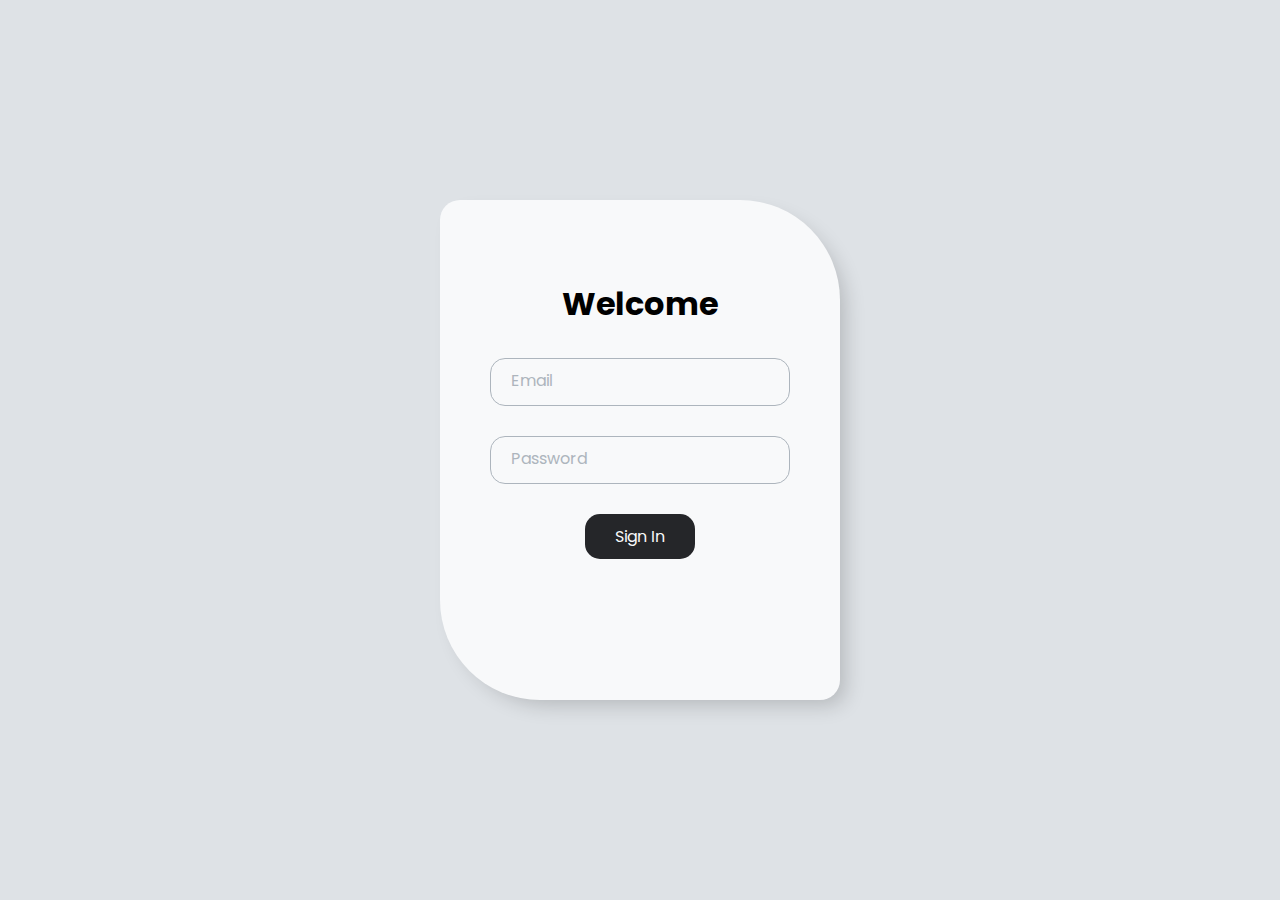
<file: Minimalist Login/index.html>
<!DOCTYPE html>
<html lang="en">
  <head>
    <meta charset="UTF-8" />
    <meta http-equiv="X-UA-Compatible" content="IE=edge" />
    <meta name="viewport" content="width=device-width, initial-scale=1.0" />
    <title>Minimalist Login</title>
    <!--Fonts-->
    <link rel="preconnect" href="https://fonts.googleapis.com" />
    <link rel="preconnect" href="https://fonts.gstatic.com" crossorigin />
    <link
      href="https://fonts.googleapis.com/css2?family=Poppins&display=swap"
      rel="stylesheet"
    />
    <!--CSS-->
    <link rel="stylesheet" href="css/styles.css">

  </head>
  <body>

    <div id="login">
        <div id="formLogin">

            <h1>Welcome</h1>

            <div class="inputContainer">
                <input type="text" class="inputLogin" placeholder=" ">
                <label class="labelLogin">Email</label>
            </div>

            <div class="inputContainer">
                <input type="password" class="inputLogin" placeholder=" ">
                <label class="labelLogin">Password</label>
            </div>

            <input type="submit" class="submitButton" value="Sign In">

        </div>
    </div>
  </body>
</html>
</file>
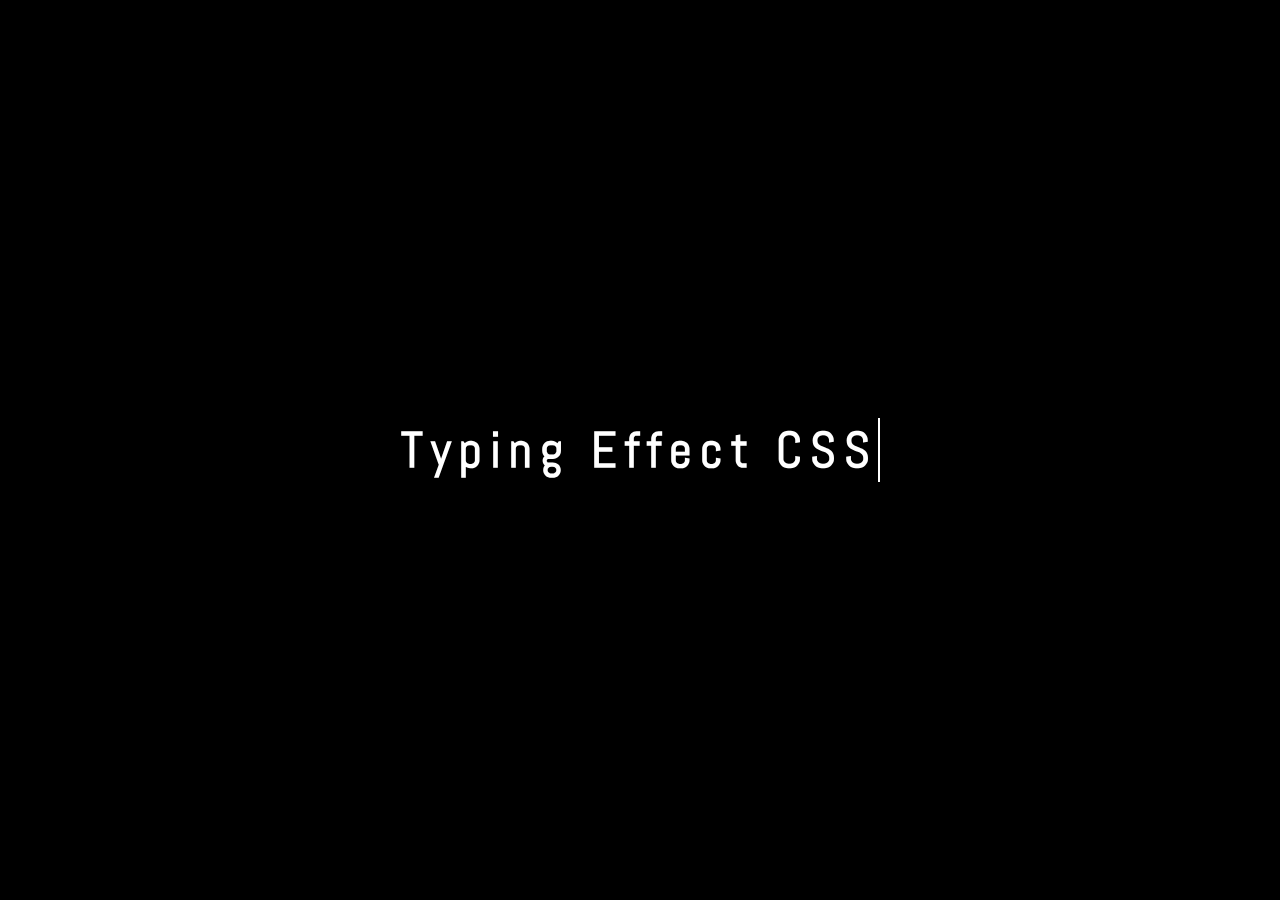
<file: Typing Effect CSS/index.html>
<!DOCTYPE html>
<html lang="en">

<head>
    <meta charset="UTF-8">
    <meta http-equiv="X-UA-Compatible" content="IE=edge">
    <meta name="viewport" content="width=device-width, initial-scale=1.0">
    <title>Typing Effect CSS</title>
    <!--Fonts-->
    <link rel="preconnect" href="https://fonts.googleapis.com">
    <link rel="preconnect" href="https://fonts.gstatic.com" crossorigin>
    <link href="https://fonts.googleapis.com/css2?family=Abel&display=swap" rel="stylesheet">
    <!--CSS-->
    <link rel="stylesheet" href="css/styles.css">
</head>

<body>
    <div class="content">
        <h1>Typing Effect CSS</h1>
    </div>
</body>

</html>
</file>
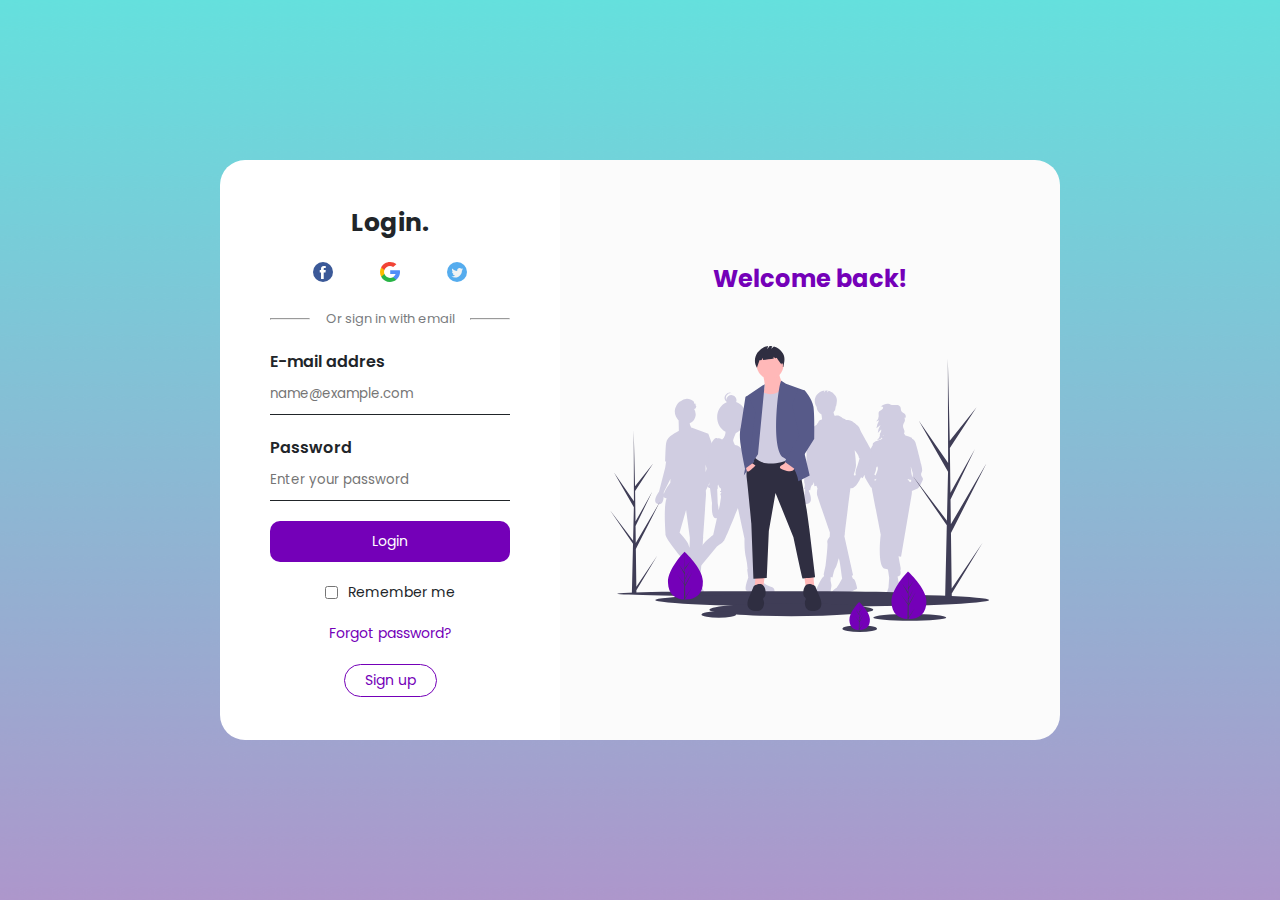
<file: UI Login Form/index.html>
<!DOCTYPE html>
<html lang="en">
<head>
    <meta charset="UTF-8">
    <meta name="viewport" content="width=device-width, initial-scale=1.0">
    <title>Login</title>
    <link rel="preconnect" href="https://fonts.gstatic.com">
    <link href="https://fonts.googleapis.com/css2?family=Poppins:ital,wght@0,500;0,600;1,400&display=swap" rel="stylesheet">
    <link rel="stylesheet" href="css/styles.css">
</head>
<body>
    <div class="container">
        <div class="login">
            <form action="">
                <h2>Login.</h2>
                <div class="icons">
                <a href="#"><img src="img/facebook.svg" alt=""></a>
                <a href="#"><img src="img/search.svg" alt=""></a>
                <a href="#"><img src="img/twitter.svg" alt=""></a>
                </div>

                <div class="hr">
                    <hr>
                    <p class="p-center">Or sign in with email</p>
                    <hr>
                </div>
                

                <div class="email">
                    <p>E-mail addres</p>
                    <input type="email" placeholder="name@example.com">
                </div>

                <div class="password">
                    <p>Password</p>
                    <input type="password" placeholder="Enter your password">
                </div>

                <input type="submit" value="Login">

                <div class="remember-me">
                    <input type="checkbox">
                    <p>Remember me</p>
                </div>

                <a href="#" class="f-pass">Forgot password?</a>
                <button>Sign up</button>
            </form>
            
        </div>
        <div class="welcome">
            <div class="welcome-container">
                <h2>Welcome back!</h2>
                <img src="img/man.svg" alt="">
            </div>

        </div>
    </div>
</body>
</html>
</file>
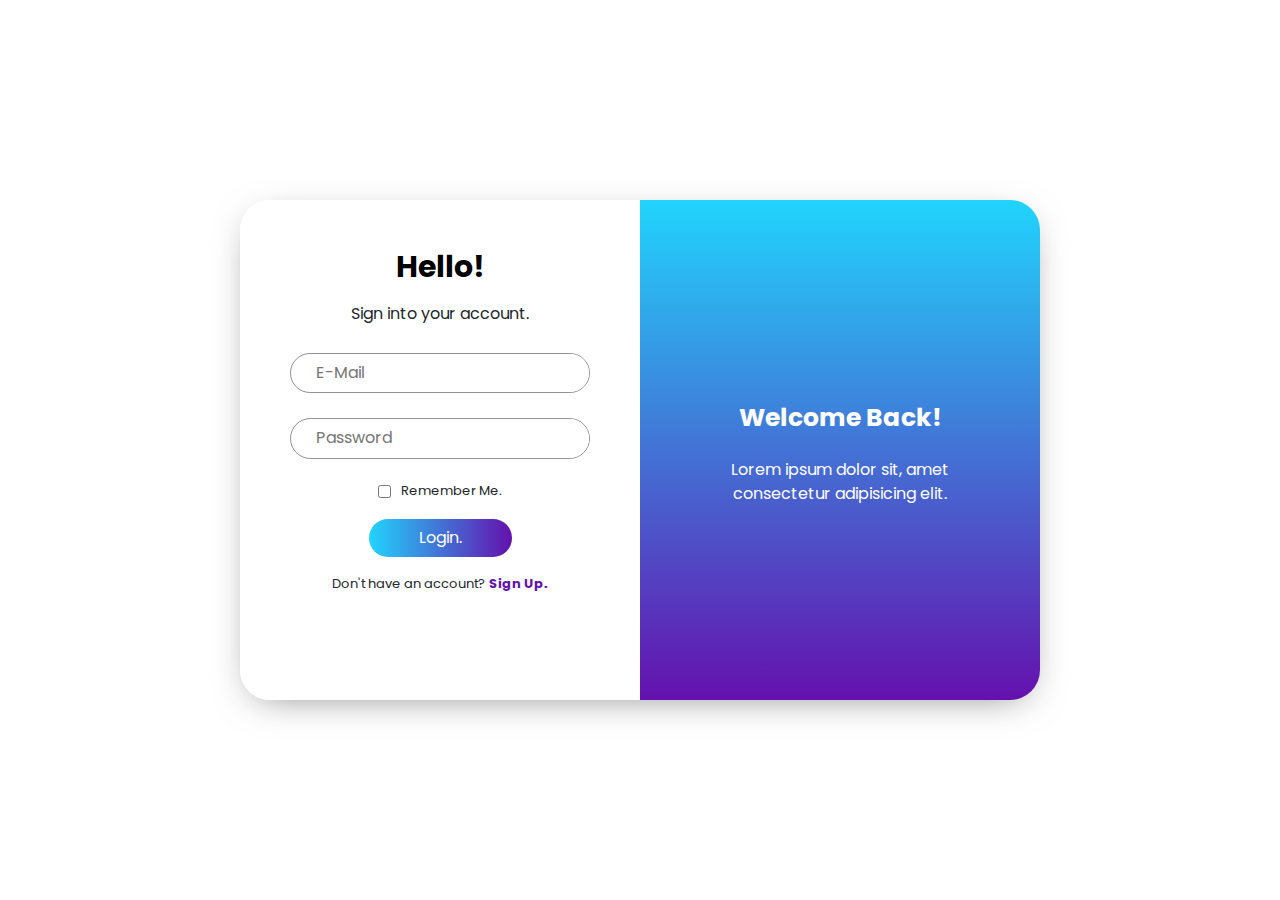
<file: UI Login & Register Forms/login.html>
<!DOCTYPE html>
<html lang="en">
<head>
    <meta charset="UTF-8">
    <meta http-equiv="X-UA-Compatible" content="IE=edge">
    <meta name="viewport" content="width=device-width, initial-scale=1.0">
    <title>Login</title>

    <!--Fonts-->
    <link rel="preconnect" href="https://fonts.googleapis.com">
    <link rel="preconnect" href="https://fonts.gstatic.com" crossorigin>
    <link href="https://fonts.googleapis.com/css2?family=Poppins&display=swap" rel="stylesheet">

    <!--Font Awesome-->
    <link rel="stylesheet" href="https://use.fontawesome.com/releases/v5.15.4/css/all.css" integrity="sha384-DyZ88mC6Up2uqS4h/KRgHuoeGwBcD4Ng9SiP4dIRy0EXTlnuz47vAwmeGwVChigm" crossorigin="anonymous">

    <!--CSS-->
    <link rel="stylesheet" href="css/normalize.css">
    <link rel="stylesheet" href="css/styles.css">
</head>
<body>
    <div class="form-container">
        <form class="form">
            <h1>Hello!</h1>
            <p>Sign into your account.</p>

            <div class="input-container">
                <i class="fas fa-envelope"></i>
                <input type="email" placeholder="E-Mail">
            </div>

            <div class="input-container">
                <i class="fas fa-lock"></i>
                <input type="password" placeholder="Password">
            </div>

            <div class="remember-me">
                <input type="checkbox">
                <p>Remember Me.</p>
            </div>

            <input type="submit" value="Login.">

            <div class="go-to-register">
                <p>Don't have an account? <a href="register.html">Sign Up.</a> </p>
            </div>

        </form>

        <div class="hero">
            <div class="hero-text">
                <h2>Welcome Back!</h2>
                <p>Lorem ipsum dolor sit, amet consectetur adipisicing elit.</p>
            </div>
        </div>

    </div>
</body>
</html>
</file>
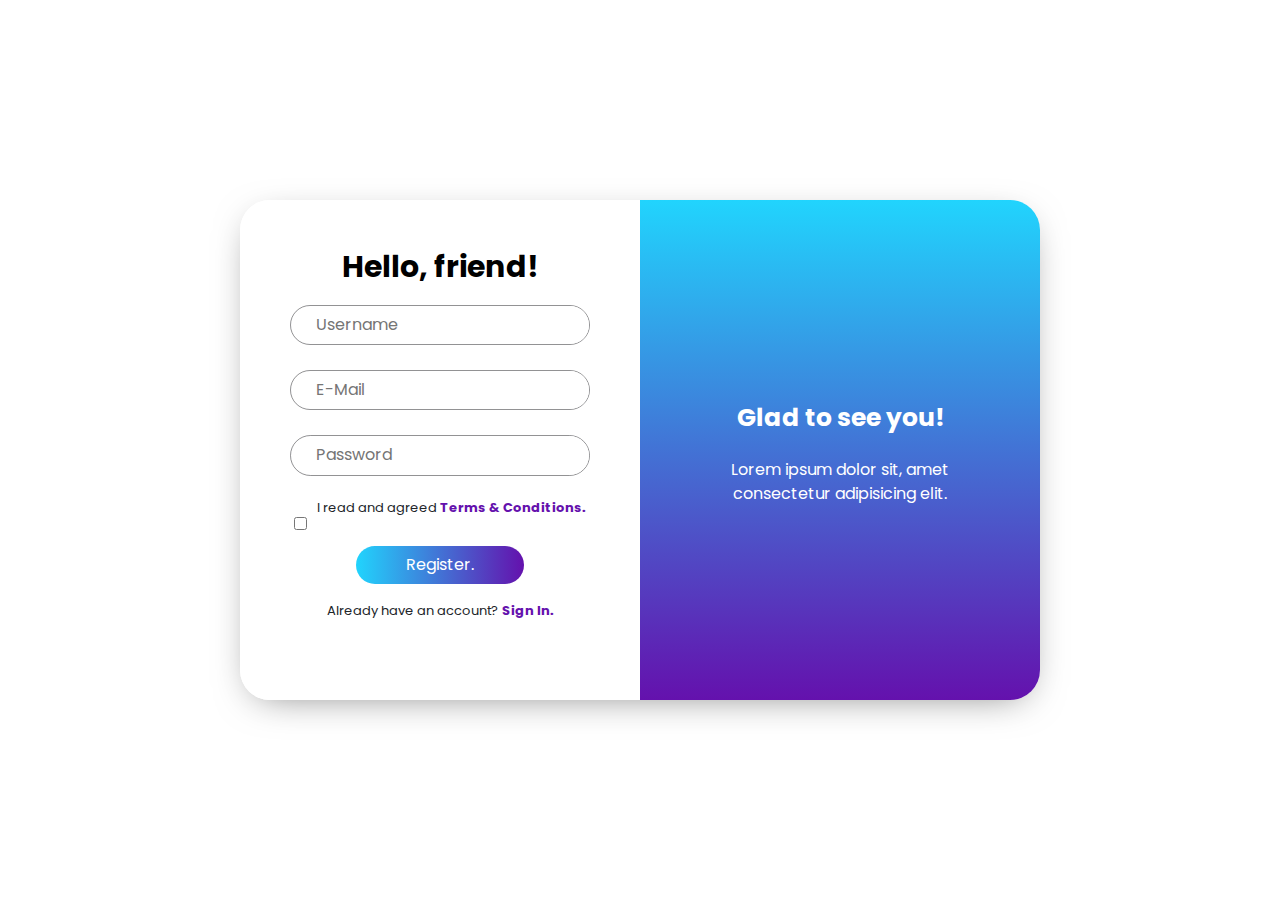
<file: UI Login & Register Forms/register.html>
<!DOCTYPE html>
<html lang="en">
<head>
    <meta charset="UTF-8">
    <meta http-equiv="X-UA-Compatible" content="IE=edge">
    <meta name="viewport" content="width=device-width, initial-scale=1.0">
    <title>Register</title>

    <!--Fonts-->
    <link rel="preconnect" href="https://fonts.googleapis.com">
    <link rel="preconnect" href="https://fonts.gstatic.com" crossorigin>
    <link href="https://fonts.googleapis.com/css2?family=Poppins&display=swap" rel="stylesheet">

    <!--Font Awesome-->
    <link rel="stylesheet" href="https://use.fontawesome.com/releases/v5.15.4/css/all.css" integrity="sha384-DyZ88mC6Up2uqS4h/KRgHuoeGwBcD4Ng9SiP4dIRy0EXTlnuz47vAwmeGwVChigm" crossorigin="anonymous">

    <!--CSS-->
    <link rel="stylesheet" href="css/normalize.css">
    <link rel="stylesheet" href="css/styles.css">
</head>
<body>
    <div class="form-container">
        <form class="form">
            <h1>Hello, friend!</h1>

            <div class="input-container">
                <i class="fas fa-user"></i>
                <input type="text" placeholder="Username">
            </div>

            <div class="input-container">
                <i class="fas fa-envelope"></i>
                <input type="email" placeholder="E-Mail">
            </div>

            <div class="input-container">
                <i class="fas fa-lock"></i>
                <input type="password" placeholder="Password">
            </div>

            <div class="terms">
                <input type="checkbox">
                <p>I read and agreed <a href="#">Terms & Conditions.</a> </p>
            </div>

            <input type="submit" value="Register.">

            <div class="go-to-login">
                <p>Already have an account? <a href="login.html">Sign In.</a> </p>
            </div>

        </form>

        <div class="hero">
            <div class="hero-text">
                <h2>Glad to see you!</h2>
                <p>Lorem ipsum dolor sit, amet consectetur adipisicing elit.</p>
            </div>
        </div>

    </div>
</body>
</html>
</file>
<file: Minimalist Login/css/styles.css>
*{
    margin: 0;
    padding: 0;
    -webkit-box-sizing: border-box;
    -moz-box-sizing: border-box;
    font-family: 'Poppins', sans-serif;
    user-select: none;
}

body{
    width: 100%;
    height: 100vh;
    background-color: #dee2e6;
}

#login{
    width: 100%;
    height: 100%;
    display: flex;
    align-items: center;
}

#login #formLogin{
    margin: auto;
    width: 400px;
    height: 500px;
    background-color: #f8f9fa;
    border-radius: 20px 100px;
    padding: 80px 50px;
    box-shadow: 10px 10px 21px -6px rgba(0,0,0, 0.2);
}

#login #formLogin h1{
    margin-bottom: 30px;
    text-align: center;
}

#login #formLogin .inputContainer{
    position: relative;
    height: 48px;
    margin-bottom: 30px;
}

#login #formLogin .inputContainer .inputLogin{
    position: absolute;
    top: 0;
    left: 0;
    width: 100%;
    height: 100%;
    font-size: 16px;
    border: 1px solid #adb5bd;
    border-radius: 15px;
    outline: none;
    background: none;
    padding: 16px;
    z-index: 1;
}

#login #formLogin .inputContainer .labelLogin{
    position: absolute;
    left: 16px;
    top: 10px;
    background-color: #f8f9fa;
    padding: 0px 5px;
    color: #adb5bd;
    font-size: 16px;
    transition: 0.3s;
}

#login #formLogin .submitButton{
    display: block;
    margin: auto;
    padding: 10px 30px;
    outline: none;
    border: none;
    background-color: #252629;
    color: #f8f9fa;
    font-size: 16px;
    border-radius: 15px;
    cursor: pointer;
    transition: 0.3s;
}

#login #formLogin .submitButton:hover{
    border-radius: 5px 15px;
}

#login #formLogin .inputLogin:focus + .labelLogin{
    top: -10px;
    font-size: 13px;
    font-weight: bold;
    color: #252629;
    z-index: 2;
}

#login #formLogin .inputLogin:not(:placeholder-shown).inputLogin:not(:focus)+.labelLogin{
    top: -10px;
    font-size: 13px;
    z-index: 2;
}

#login #formLogin .inputLogin:focus{
    border: 1px solid #252629;
}
</file>
<file: Typing Effect CSS/css/styles.css>
*{
    margin: 0;
    padding: 0;
    box-sizing: border-box;
    -webkit-box-sizing: border-box;
    -moz-box-sizing: border-box;
    font-family: 'Abel', sans-serif;
    user-select: none;
}

body{
    height: 100vh;
    display: flex;
    justify-content: center;
    align-items: center;
    background-color: #000;
}

h1{
    font-size: 50px;
    color: #fff;
    letter-spacing: 8px;
    border-right: 2px solid #fff;
    overflow: hidden;
    white-space: nowrap;
    /*Animations*/
    animation: typing 4s steps(30,end), blink step-end 0.5s infinite;
}


/*Typing Animation*/
@keyframes typing{
    from{
        width: 0%;
    }
    to{
        width: 100%;
    }
}

/*Cursor Animation*/
@keyframes blink{
    from,to{
        border-color: transparent;
    }
    50%{
        border-color: #fff;
    }
}
</file>
<file: UI Login Form/css/styles.css>
* {
  -moz-box-sizing: border-box;
  -webkit-box-sizing: border-box;
  -box-sizing: border-box;
  margin: 0;
  padding: 0;
  font-family: 'Poppins', sans-serif;
  color: #212529;
  -webkit-user-select: none;
     -moz-user-select: none;
      -ms-user-select: none;
          user-select: none;
}

body {
  width: 100%;
  height: 100vh;
  background: url(../img/background.png);
  background-size: cover;
  background-position: center;
  background-repeat: no-repeat;
  display: -webkit-box;
  display: -ms-flexbox;
  display: flex;
  -webkit-box-align: center;
      -ms-flex-align: center;
          align-items: center;
}

body .container {
  height: 580px;
  display: -webkit-box;
  display: -ms-flexbox;
  display: flex;
  margin: auto;
}

body .container .login {
  width: 340px;
  height: 100%;
  background-color: #fff;
  border-top-left-radius: 25px;
  border-bottom-left-radius: 25px;
  padding: 0 50px 0 50px;
  display: -webkit-box;
  display: -ms-flexbox;
  display: flex;
  -webkit-box-align: center;
      -ms-flex-align: center;
          align-items: center;
}

body .container .login form h2 {
  font-size: 25px;
  text-align: center;
  margin-bottom: 20px;
}

body .container .login form .icons {
  display: -webkit-box;
  display: -ms-flexbox;
  display: flex;
  -ms-flex-pack: distribute;
      justify-content: space-around;
  padding: 0 20px 0 20px;
}

body .container .login form .icons img {
  width: 20px;
  margin-bottom: 20px;
}

body .container .login form .hr {
  display: -webkit-box;
  display: -ms-flexbox;
  display: flex;
  -webkit-box-pack: justify;
      -ms-flex-pack: justify;
          justify-content: space-between;
  -webkit-box-align: center;
      -ms-flex-align: center;
          align-items: center;
  margin-bottom: 20px;
}

body .container .login form .hr hr {
  width: 40px;
  height: 2px;
}

body .container .login form .hr .p-center {
  text-align: center;
  font-size: 13px;
  opacity: .6;
}

body .container .login form .email {
  margin-bottom: 20px;
}

body .container .login form .email p {
  font-weight: 600;
}

body .container .login form .email input[type="email"] {
  border: none;
  border-bottom: solid 1px #212529;
  width: 100%;
  padding: 10px 0 10px 0;
}

body .container .login form .email input[type="email"]:focus {
  outline: none;
}

body .container .login form .password {
  margin-bottom: 20px;
}

body .container .login form .password p {
  font-weight: 600;
}

body .container .login form .password input[type="password"] {
  border: none;
  border-bottom: solid 1px #212529;
  width: 100%;
  padding: 10px 0 10px 0;
}

body .container .login form .password input[type="password"]:focus {
  outline: none;
}

body .container .login form input[type="submit"] {
  display: block;
  background-color: #7400B8;
  color: #fff;
  font-size: 14px;
  border: none;
  width: 240px;
  margin: auto;
  padding: 10px 0 10px 0;
  border-radius: 10px;
  margin-bottom: 20px;
}

body .container .login form .remember-me {
  display: -webkit-box;
  display: -ms-flexbox;
  display: flex;
  -webkit-box-align: center;
      -ms-flex-align: center;
          align-items: center;
  -webkit-box-pack: center;
      -ms-flex-pack: center;
          justify-content: center;
  font-size: 14px;
  margin-bottom: 20px;
}

body .container .login form .remember-me input[type="checkbox"] {
  margin-right: 10px;
}

body .container .login form .f-pass {
  text-decoration: none;
  font-size: 14px;
  display: block;
  margin-bottom: 20px;
  text-align: center;
  color: #7400B8;
}

body .container .login form button {
  display: block;
  background-color: #fff;
  border: none;
  border: solid 1px #7400B8;
  color: #7400B8;
  font-size: 14px;
  padding: 5px 20px 5px 20px;
  border-radius: 20px;
  margin: auto;
  cursor: pointer;
}

body .container .welcome {
  width: 500px;
  height: 100%;
  background-color: #fbfbfb;
  border-top-right-radius: 25px;
  border-bottom-right-radius: 25px;
  display: -webkit-box;
  display: -ms-flexbox;
  display: flex;
  -webkit-box-align: center;
      -ms-flex-align: center;
          align-items: center;
}

body .container .welcome .welcome-container {
  margin: auto;
  text-align: center;
}

body .container .welcome .welcome-container h2 {
  margin-bottom: 50px;
  color: #7400B8;
}

body .container .welcome .welcome-container img {
  width: 400px;
}
/*# sourceMappingURL=styles.css.map */
</file>
<file: UI Login & Register Forms/css/styles.css>
/*----- Global Styles -----*/
html{
    box-sizing: border-box;
    font-size: 62.5%; /*This means 1rem = 10px*/
}

*, *:before, *:after{
    box-sizing: inherit;
}

body{
    font-family: 'Poppins', sans-serif;
    font-size: 1.6rem;
    width: 100%;
    height: 100vh;
    display: flex;
}

h1{
    font-size: 3rem;
    text-align: center;
}

h2{
    font-size: 2.5rem;
    text-align: center;
}

/* ----- Form Container Styles ----- */
.form-container{
    width: 80rem;
    height: 50rem;
    margin: auto;
    border-radius: 3rem;
    display: flex;
    box-shadow: 0 .9rem 3.9rem -1.6rem rgba(0,0,0, 0.57);
}

/* ----- Form Styles ----- */
.form-container .form{
    width: 40rem;
    height: 100%;
    padding: 3rem 5rem 0 5rem;
    background-color: #fff;
    border-top-left-radius: 3rem;
    border-bottom-left-radius: 3rem;
}

.form-container .form p{
    text-align: center;
    color: #212529;
    margin-bottom: 3rem;
}

/* ----- Inputs ----- */
.input-container{
    width: 100%;
    border: 1px solid rgba(37, 38, 41, 0.5);
    display: flex;
    align-items: center;
    margin-bottom: 2.5rem;
    border-radius: 2.5rem;
}

.input-container .fas{
    margin-left: 1.5rem;
    color: rgba(37, 38, 41, 0.5);
}

.input-container input[type="text"], input[type="email"], input[type="password"]{
    width: 100%;
    padding: 1rem;
    border: none;
    border-radius: 2.5rem;
}

.input-container input[type="text"]:focus, input[type="email"]:focus, input[type="password"]:focus{
outline: none;    
}

/* ----- Remember Me/ Terms ----- */
.form .terms, .form .remember-me{
    display: flex;
    align-content: center;
    justify-content: center;
}

.form .remember-me{
    margin-bottom: 2rem;
}

.form .terms p{
    margin-top: 0;
}

.form .terms input[type="checkbox"], .form .remember-me input[type="checkbox"]{
    margin-right:1rem;
}

.form a{
    color: #6411ad;
    text-decoration: none;
    font-weight: bold;
}

.form .remember-me p{
    font-size: 1.3rem;
    margin: 0;
}

.form .terms p{
    font-size: 1.3rem;
}

/* ----- Register / Login button ----- */
.form input[type="submit"]{
    background-color: #21d4fd;
    background-image: linear-gradient(90deg, #21d4fd 0%, #6411ad 100%);
    border: none;
    display: block;
    margin: auto;
    padding: 1rem 5rem;
    border-radius: 2.5rem;
    color: #fff;
    margin-bottom: 2rem;
}

.form input[type="submit"]{
    cursor: pointer;
}

/* ----- To Login / To Register ----- */
.go-to-login p,a, .go-to-register p,a{
    font-size: 1.3rem;
}

/* ----- Hero ----- */
.hero{
    width: 40rem;
    height: 100%;
    background-color: #21d4fd;
    background-image: linear-gradient(180deg, #21d4fd 0%, #6411ad 100%);
    border-top-right-radius: 3rem;
    border-bottom-right-radius: 3rem;
    display: flex;
    align-items: center;
    text-align: center;
    padding: 5rem;
}

.hero .hero-text{
    color: #fff;
    line-height: 1.5;
}
</file>
